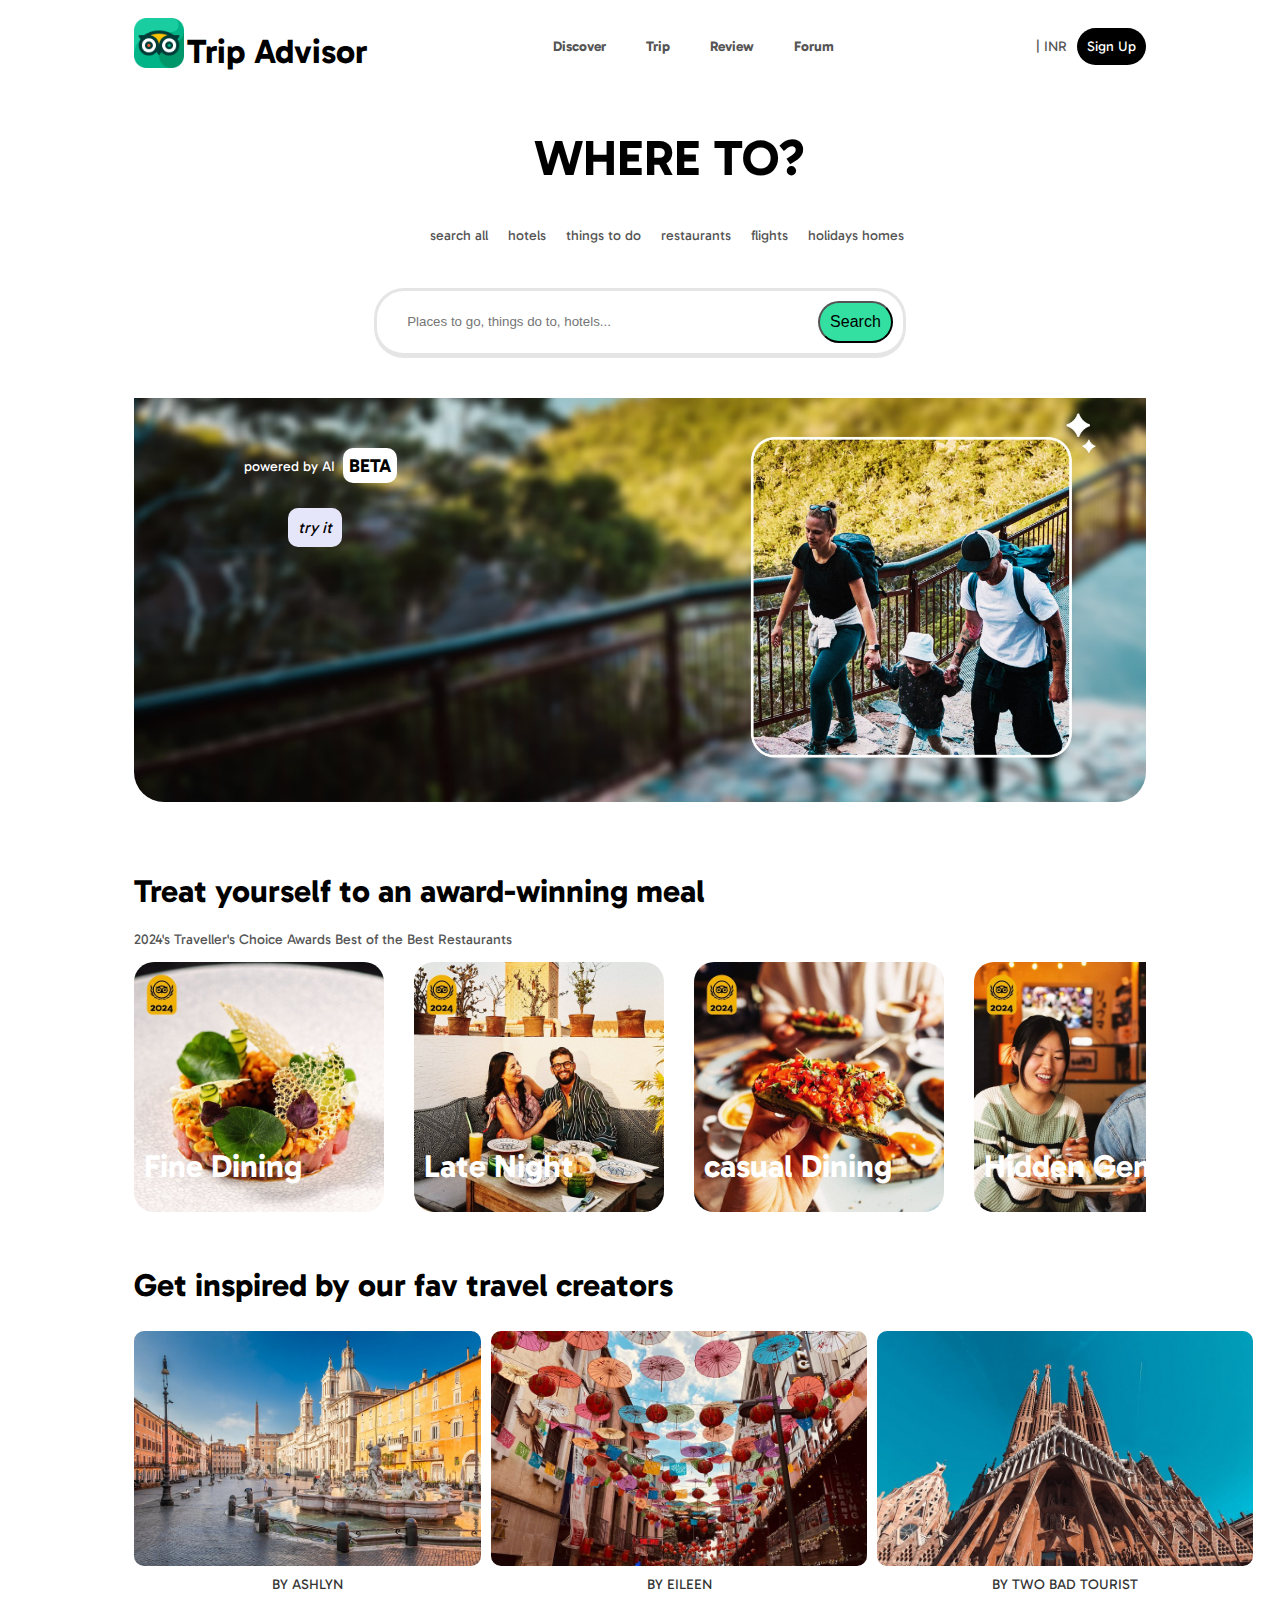
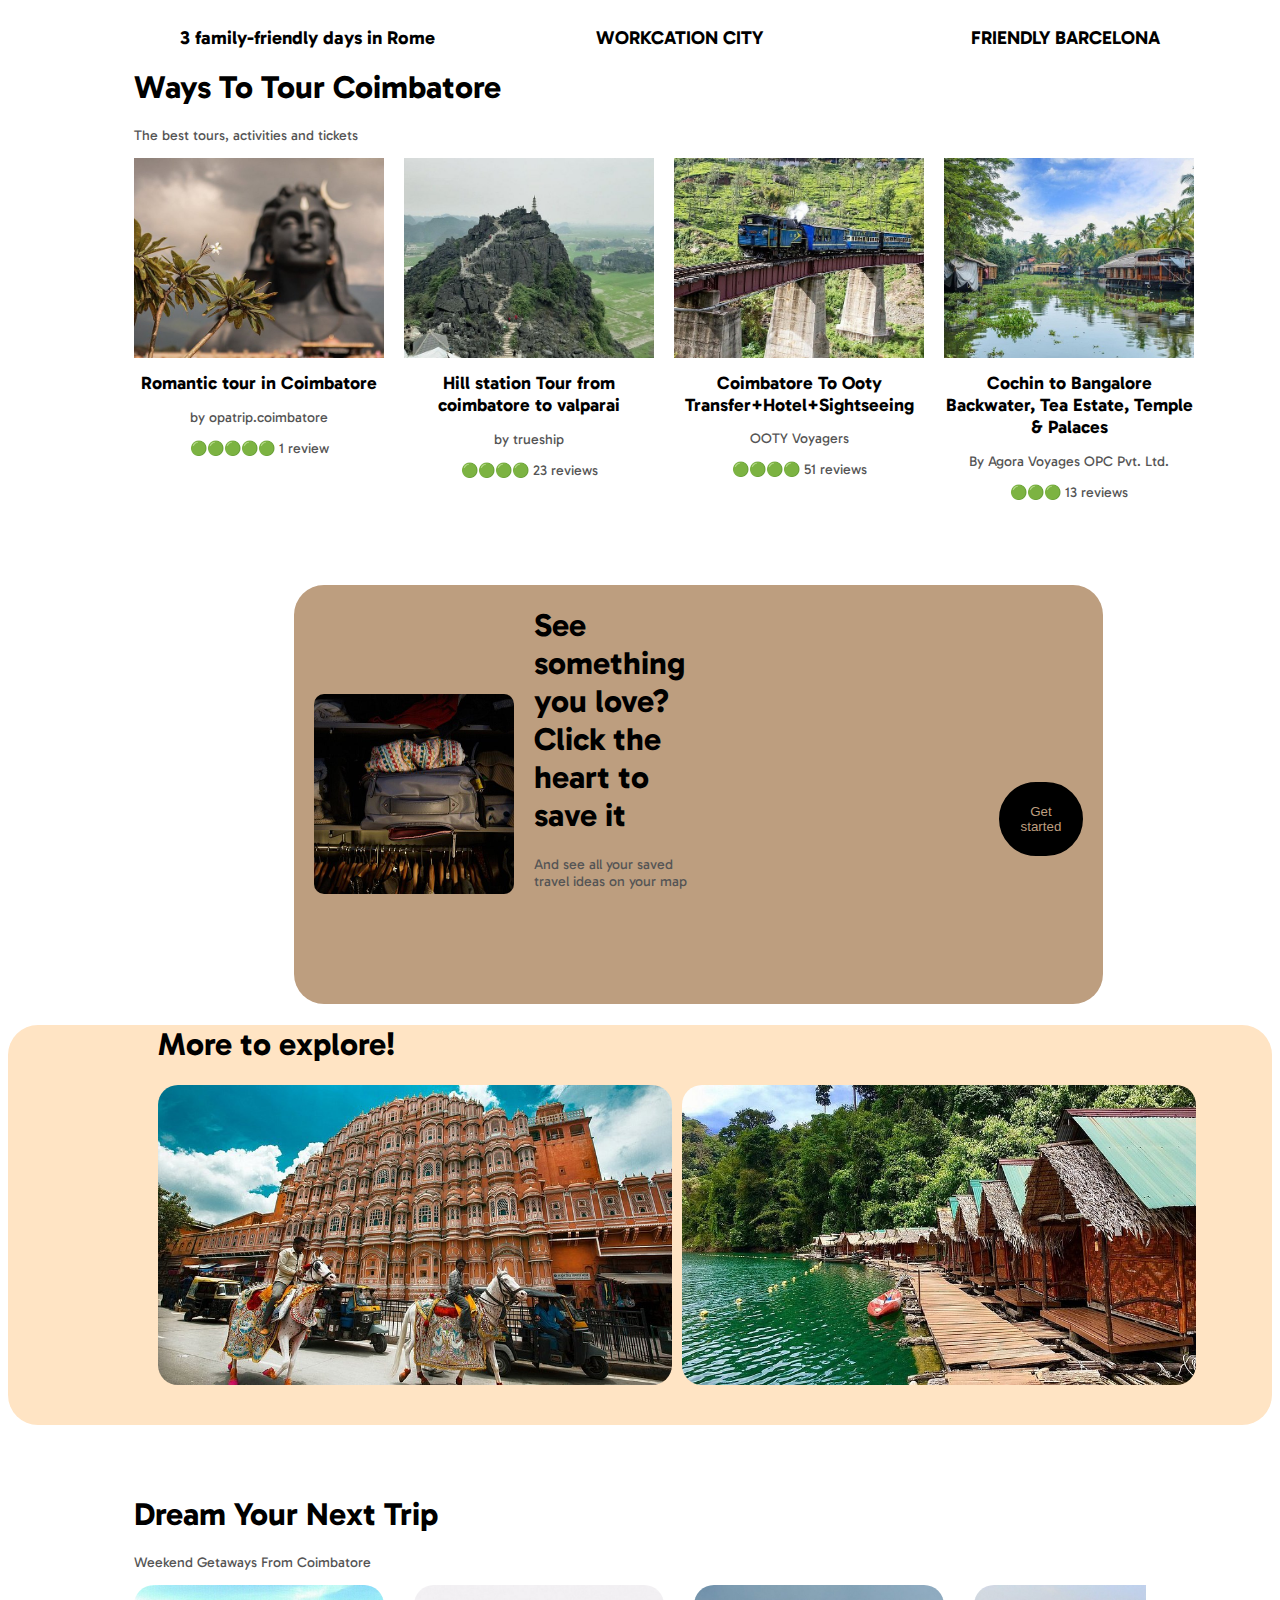
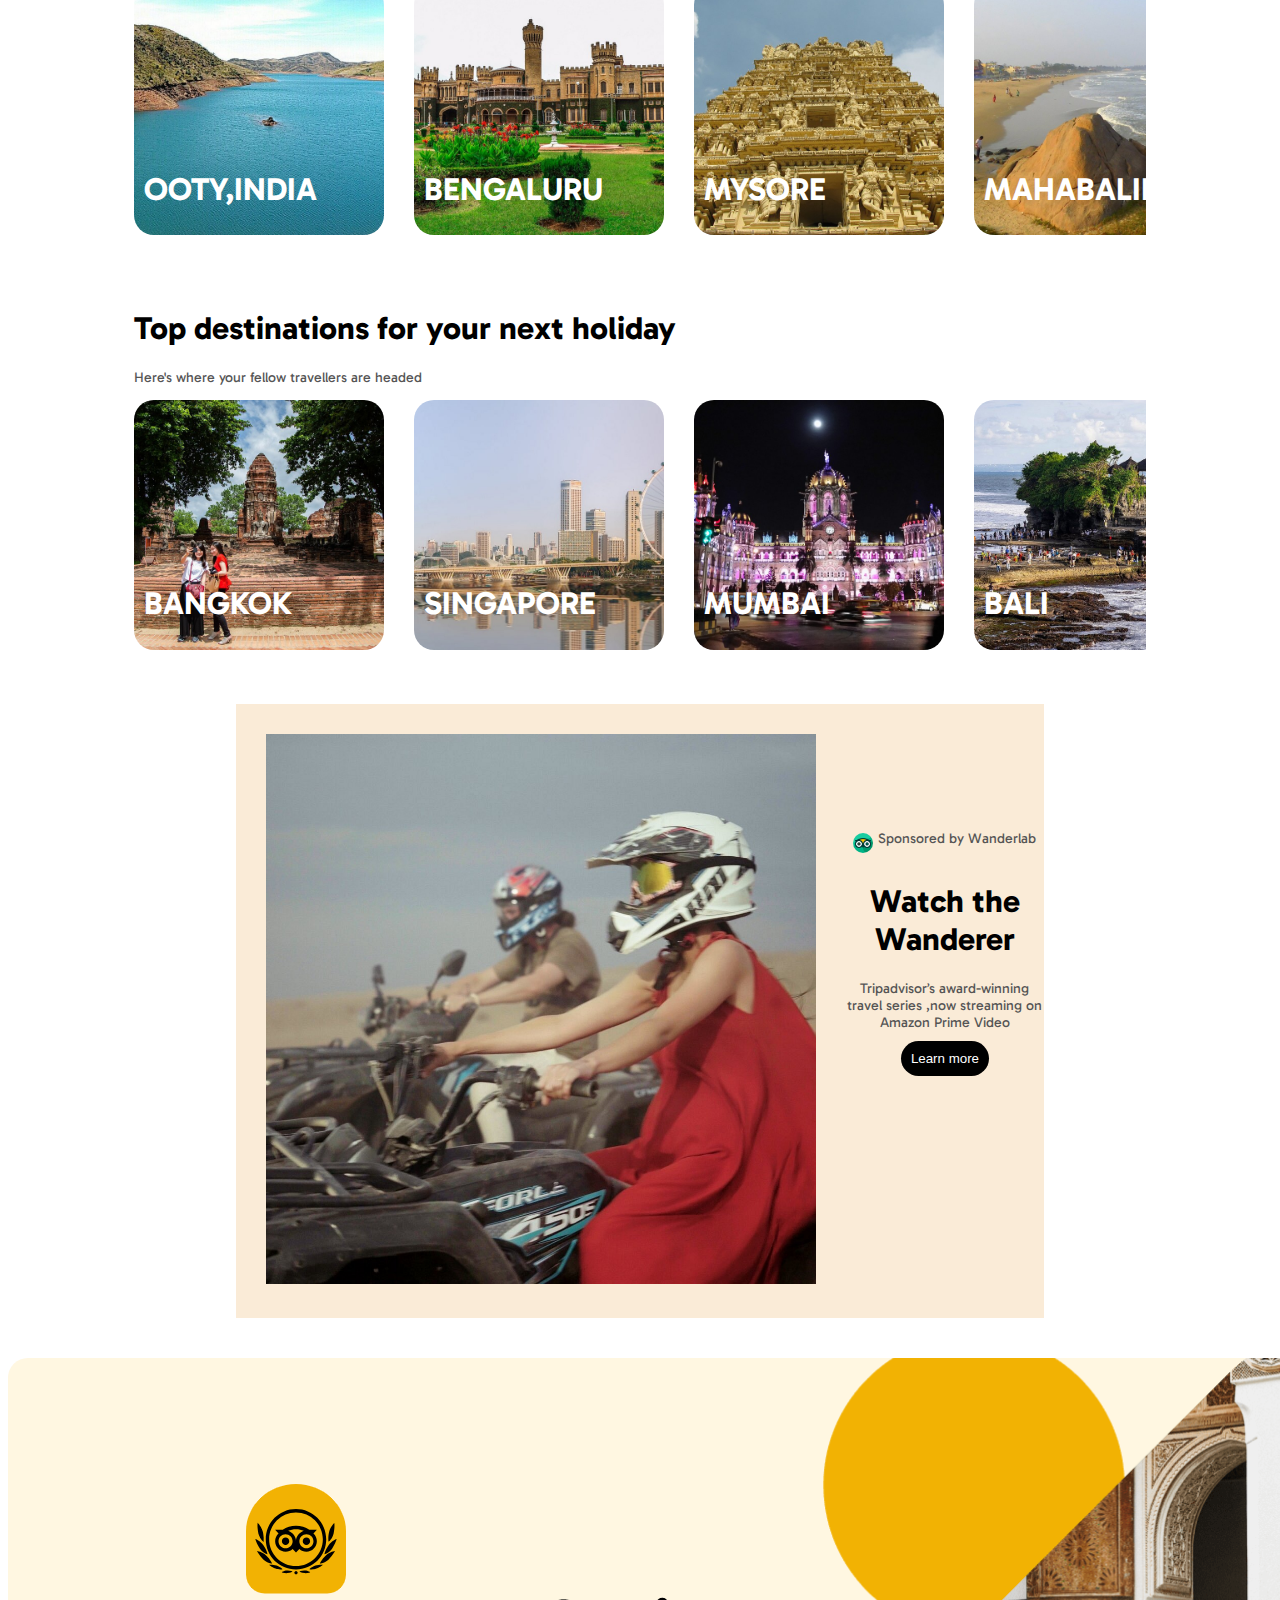
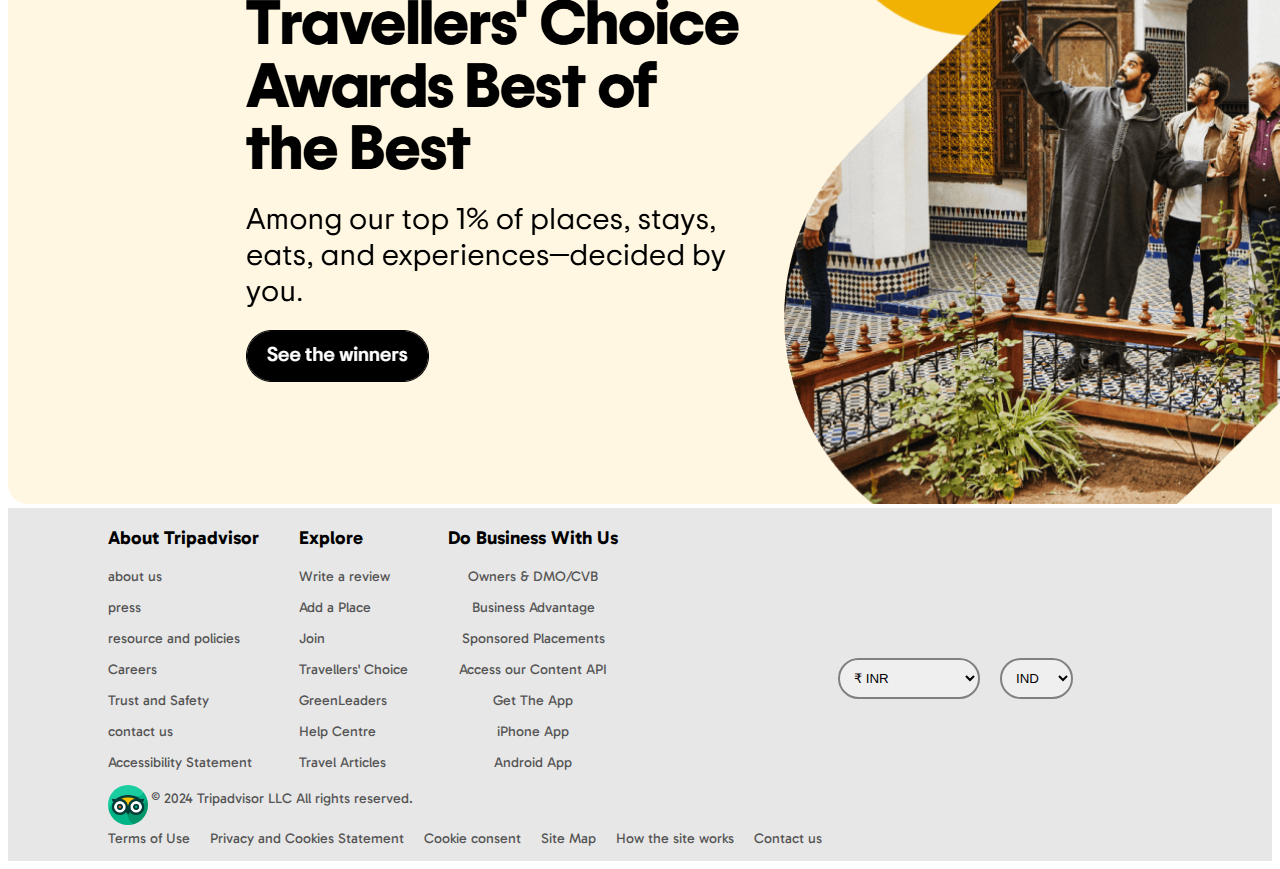
<file: index.html>
<!DOCTYPE html>
<html lang="en">

<head>
    <title> Trip Advisor clone</title>
    <meta charset="UTF-8">
    <meta http-equiv="X-UA-Compatible" content="IE=edge">
    <meta name="viewport" content="width=device-width, initial-scale=1.0">
    <title>Document</title>
    <link rel="stylesheet" href="style.css">
    <link rel="preconnect" href="https://fonts.googleapis.com">
    <link rel="preconnect" href="https://fonts.gstatic.com" crossorigin>
    <link href="https://fonts.googleapis.com/css2?family=Gabarito:wght@400..900&display=swap" rel="stylesheet">
    <link rel="stylesheet" href="https://cdnjs.cloudflare.com/ajax/libs/font-awesome/6.6.0/css/all.min.css"
        integrity="sha512-Kc323vGBEqzTmouAECnVceyQqyqdsSiqLQISBL29aUW4U/M7pSPA/gEUZQqv1cwx4OnYxTxve5UMg5GT6L4JJg=="
        crossorigin="anonymous" referrerpolicy="no-referrer">

<body>
    <div class="whole-container">
        <div class="navbar">
            <div class="navbar__title__s1">
                <img src="./TA images/tripadvisor.png">
                <h1> Trip Advisor</h1>
            </div>
            <div class="navbar__title__s2">
                <p>Discover</p>
                <p>Trip</p>
                <p>Review</p>
                <p>Forum</p>
            </div>
            <div class="navbar__title__s3">
                <i class="fa-solid fa-globe"></i>
                <p>| INR </p>
                <p class="signup">Sign Up</p>
            </div>
        </div>
        <div class="menu">
            <div class="menu__1">
                <h1> WHERE TO?</h1>
            </div>
            <div class="menu__2">
                <i class="fa-solid fa-house"></i>
                <p>search all</p>
                <i class="fa-solid fa-bed"></i>
                <p>hotels</p>
                <i class="fa-solid fa-ticket"></i>
                <p>things to do</p>
                <i class="fa-solid fa-utensils"></i>
                <p>restaurants</p>
                <i class="fa-solid fa-plane-circle-check"></i>
                <p>flights</p>
                <i class="fa-solid fa-house-chimney-window"></i>
                <p>holidays homes</p>
            </div>
            <div class="menu__3">

                <div class="menu__3_s1">

                    <i class="fa-solid fa-magnifying-glass" style="color: #00060f;"></i>
                    <input placeholder="Places to go, things do to, hotels..."></input>
                    <button>Search</button>

                </div>

            </div>
        </div>
        <div class="h__image">
            <img class="img__1" src="./TA images/home-gai-entry-gateway-dv.jpeg">
            <h3>BETA</h3>
            <p>powered by AI</p>
            <i class="fa-solid fa-computer-mouse"> try it </i>
        </div>
        <div class="container__2">
            <div class="images__2_text">
                <h1>Treat yourself to an award-winning meal</h1>
                <p class="p2">2024's Traveller's Choice Awards Best of the Best Restaurants</p>
            </div>
            <div class="container1__cards">
                <div class="place__card">
                    <img src="./TA images/i1.jpeg">
                    <h1>Fine Dining</h1>
                </div>
                <div class="place__card">
                    <img src="./TA images/i2.jpeg">
                    <h1>Late Night</h1>
                </div>
                <div class="place__card">
                    <img src="./TA images/i3.jpeg">
                    <h1>casual Dining</h1>
                </div>
                <div class="place__card">
                    <img src="./TA images/i4.jpeg">
                    <h1>Hidden Gems</h1>
                </div>
                <div class="place__card">
                    <img src="./TA images/i1(1).jpeg">
                    <h1>Vegans and non Vegans</h1>
                </div>
                <div class="place__card">
                    <img src="./TA images/i1(2).jpeg">
                    <h1>Bucket List</h1>
                </div>

            </div>
        </div>
        <div class="container__3">
            <div class="images__3__text">
                <h1>Get inspired by our fav travel creators</h1>
                <p class="p2">..</p>
            </div>
            <div class="images__3">
                <div class="i5-i8">
                    <img src="./TA images/i6.jpeg" alt="Image 6">
                    <p class="image-caption">BY ASHLYN</p>
                    <H3>3 family-friendly days in Rome</H3>
                </div>
                <div class="i5-i8">
                    <img src="./TA images/i7.jpeg" alt="Image 7">
                    <p class="image-caption">BY EILEEN</p>
                    <H3>WORKCATION CITY</H3>
                </div>
                <div class="i5-i8">
                    <img src="./TA images/i8.jpeg" alt="Image 8">
                    <p class="image-caption">BY TWO BAD TOURIST</p>
                    <H3>FRIENDLY BARCELONA </H3>
                </div>

            </div>
        </div>
        <div class="container__4">
            <div class="images__4_text">
                <h1>Ways To Tour Coimbatore</h1>
                <p class="p2">The best tours, activities and tickets</p>
            </div>
            <div class="images__4">
                <div class="image__item">
                    <img class="place__card" src="./TA images/t1.jpg" alt="Image 10">
                    <h2>Romantic tour in Coimbatore</h2>
                    <p>by opatrip.coimbatore</p>
                    <p>🟢🟢🟢🟢🟢 1 review</p>
                </div>
                <div class="image__item">
                    <img class="place__card" src="./TA images/i11.jpeg" alt="Image 11">
                    <h2>Hill station Tour from coimbatore to valparai</h2>
                    <p>by trueship</p>
                    <p> 🟢🟢🟢🟢 23 reviews</p>
                </div>
                <div class="image__item">
                    <img class="place__card" src="./TA images/t3.jpg" alt="Image 12">
                    <h2>Coimbatore To Ooty Transfer+Hotel+Sightseeing</h2>
                    <p>OOTY Voyagers</p>
                    <p>🟢🟢🟢🟢 51 reviews</p>
                </div>
                <div class="image__item">
                    <img class="place__card" src="./TA images/t2.jpg" alt="Image 13">
                    <h2>Cochin to Bangalore Backwater, Tea Estate, Temple & Palaces</h2>
                    <p>By Agora Voyages OPC Pvt. Ltd.</p>
                    <p>🟢🟢🟢 13 reviews</p>
                </div>

            </div>
        </div>
        <div class="container__5">
            <img class="bar" src="./TA images/bar image.jpeg">
            <div class="container__5_texts">
                <h1>See something you love? Click the heart to save it</h1>
                <p>And see all your saved travel ideas on your map</p>
            </div>
            <div class="container__5_button">
                <button>
                    Get started
                </button>
            </div>
        </div>

    </div>
    <div class="more">
        <h1> More to explore!</h1>
        <div class="more__images">
            <img class="m1-4" src="./TA images/more1.jpeg">
            <img class="m1-4" src="./TA images/more2.jpeg">
        </div>
    </div>
    <div class="whole-container2">
        <div class="container__2">
            <div class="images__2_text">
                <h1>Dream Your Next Trip</h1>
                <p class="p2">Weekend Getaways From Coimbatore</p>
            </div>
            <div class="container1__cards">
                <div class="place__card">
                    <img src="./TA images/c1.jpg">
                    <h1>OOTY,INDIA</h1>
                </div>
                <div class="place__card">
                    <img src="./TA images/c2.jpg">
                    <h1>BENGALURU</h1>
                </div>
                <div class="place__card">
                    <img src="./TA images/c3.jpg">
                    <h1>MYSORE</h1>
                </div>
                <div class="place__card">
                    <img src="./TA images/c4.jpg">
                    <h1>MAHABALIPURAM</h1>
                </div>
                <div class="place__card">
                    <img src="./TA images/c5.jpg">
                    <h1>TRIVANDRUM</h1>
                </div>
                <div class="place__card">
                    <img src="./TA images/c6.jpg">
                    <h1>KOVALAM</h1>
                </div>


            </div>
        </div>
        <div class="container__2">
            <div class="images__2_text">
                <h1>Top destinations for your next holiday</h1>
                <p class="p2">Here's where your fellow travellers are headed</p>
            </div>
            <div class="container1__cards">
                <div class="place__card">
                    <img src="./TA images/c7.jpg">
                    <h1>BANGKOK</h1>
                </div>
                <div class="place__card">
                    <img src="./TA images/c8.jpg">
                    <h1>SINGAPORE</h1>
                </div>
                <div class="place__card">
                    <img src="./TA images/c9.jpg">
                    <h1>MUMBAI</h1>
                </div>
                <div class="place__card">
                    <img src="./TA images/c10.jpg">
                    <h1>BALI</h1>
                </div>
                <div class="place__card">
                    <img src="./TA images/c11.jpg">
                    <h1>NEW DELHI</h1>
                </div>
                <div class="place__card">
                    <img src="./TA images/c12.jpg">
                    <h1>HANOI</h1>
                </div>


            </div>
        </div>

        <div class="sponsored">

            <div class="sponsored__img">
                <img class="box-1" src="./TA images/box1.jpeg">
            </div>

            <div class="sponsored__texts">

                <div class="sponsored-icon">
                    <img class="trip-icon" src="./TA images/tripadvisor.png">
                    <p>Sponsored by Wanderlab</p>
                </div>

                <h1>Watch the Wanderer</h1>
                <p>Tripadvisor’s award-winning travel series ,now streaming on Amazon Prime Video
                    <button>Learn more</button>

            </div>
        </div>

    </div>
    <div class="box2">
        <img src="./TA images/box2.png">
    </div>
    <div class="last-box">
        <div class="rows">
            <div class="row-1">
                <h3>About Tripadvisor</h3>
                <p>about us</p>
                <p>press</p>
                <p>resource and policies</p>
                <p>Careers</p>
                <p>Trust and Safety</p>
                <p>contact us</p>
                <p>Accessibility Statement</p>
            </div>
            <div class="row-2">
                <h3>Explore</h3>
                <p>Write a review</p>
                <p>Add a Place</p>
                <p>Join </p>
                <p>Travellers' Choice</p>
                <p>GreenLeaders</p>
                <p>Help Centre</p>
                <p>Travel Articles</p>
            </div>
            <div class="row-3">
                <h3>Do Business With Us</h3>
                <p>Owners & DMO/CVB</p>
                <p>Business Advantage</p>
                <p>Sponsored Placements</p>
                <p>Access our Content API</p>
                <p>Get The App</p>
                <p>iPhone App</p>
                <p>Android App</p>

            </div>
            <div class="footer-form">
                <form class="form-1">

                    <select id="rupees" name="rupees">
                        <option value="INR">₹ INR</option>
                        <option value="UR">$ USD</option>
                        <option value="JK">£ British Pounds</option>
                        <option value="PER">€ Euros</option>
                        <option value="PER">¥ Yen</option>
                    </select>

                </form>

                <form class="form-1">

                    <select id="country" name="country">
                        <option value="India">IND</option>
                        <option value="Russia">US</option>
                        <option value="Mexico">GBR</option>
                        <option value="Mexico">ESP</option>
                        <option value="Mexico">JPY</option>
                    </select>
                </form>
                <div class="social">
                    <a href="https://www.instagram.com/tripadvisor?igsh=czJmdnZ2eXhscmw4"
                        class="fa-brands fa-instagram"></i></a>
                    <a href="https://x.com/Tripadvisor?t=dQQtFq9a5jk6Zd1AEDxZyQ&s=09"
                        class="fa-brands fa-x-twitter"></i></a>
                </div>
            </div>
        </div>
        <div class="last-box2">
            <div class="last-box2__1">
                <img class="last-box2_tripicon" src="./TA images/tripadvisor.png">
                <p>© 2024 Tripadvisor LLC All rights reserved.</p>
            </div>
            <div class="last-box2__2">
                <p>Terms of Use</p>
                <p>Privacy and Cookies Statement</p>
                <p>Cookie consent</p>
                <p>Site Map</p>
                <p>How the site works</p>
                <p>Contact us</p>
            </div>

        </div>


    </div>



</body>

</html>
</file>
<file: style.css>
* {
    padding-right: 0px;
    padding-left: 0px;
}

body {
    font-family: "Gabarito", serif;
}

.whole-container {
    width: 80%;
    margin-left: 10%;
}

.navbar {
    display: flex;
    justify-content: space-between;
    align-items: center;
}

.navbar__title__s1 img {
    display: flex;
    padding-top: 10px;
    width: 50px;
    height: 50px;
    margin-right: 3px;
}

.navbar__title__s1 {
    display: flex;
}

.navbar__title__s1 h1 {
    font-size: 34px;
}

.navbar__title__s2 {
    display: flex;
    gap: 40px;
    font-weight: 700;
    font-size: 20px;
}
.navbar__title__s2 p:hover{
    cursor: pointer;
    border-bottom: black solid 2px;
}

.navbar__title__s3 {
    display: flex;
    gap: 10px;
    align-items: center;
}
.navbar__title__s3 i{
    margin-bottom: 6px;
    margin-left: 5px;
}
.navbar__title__s3 i:hover{
    cursor: pointer;
    border-bottom: black solid 2px;
}
.navbar__title__s3 p:hover{
    cursor: pointer;
    border-bottom: black solid 2px;
}

.signup {
    background-color: black;
    color: white;
    padding: 10px;
    border-radius: 30px;
}

.menu__1 {
    font-size: 25px;
    display: flex;
    justify-content: center;
    align-items: center;
    padding-left: 60px;
}

.menu__2 {
    display: flex;
    justify-content: center;
    align-items: center;
    gap: 20px;
    padding-left: 60px;
    gap: 5px;
    font-size: 19px;
}

.menu__2 p {
    padding-right: 10px;
}
.menu__2 p:hover{
    cursor: pointer;
    border-bottom: black solid 2px;
}

.menu__3 {
    display: flex;
    justify-content: center;
    margin-top: 10px;

}

.menu__3:hover {
    cursor: pointer;
}

.menu__3 {
    display: flex;
    justify-content: center;
    margin-top: 10px;

}

.menu__3:hover {
    cursor: pointer;
}

.menu__3_s1 {
    width: 50%;
    margin-top: 20px;
    display: flex;
    align-items: center;
    justify-content: space-between;
    border: solid rgb(230, 229, 229) 3px;
    border-bottom: solid rgb(230, 229, 229) 5px;
    padding: 10px;
    border-radius: 30px;
    gap: 20px;
}

.menu__3_s1 input {
    display: flex;
    border: none;
    flex-grow: 1;
    margin-right: 10px;
}

.menu__3_s1 input:focus {
    outline: none;
}

.menu__3_s1 button {
    font-size: 16px;
    background-color: #34e0a1;
    color: black;
    border-radius: 30px;
    padding: 10px;

}
.menu__3_s1 button:hover{
        background-color: black;
        color: #34e0a1 ;
        transition:0.2s ;
}

.h__image {
    display: flex;
    justify-content: center;
}

.img__1 {
    width: 100%;
    padding-top: 40px;
    border-radius: 30px;
    position: relative;
    overflow-x: auto;
}

.images__2_text {
    margin-top: 50px;
}

.container1__cards {
    display: flex;
    margin-top: 10px;
    justify-content: space-between;
    position: relative;
    overflow-x: auto;
    gap: 30px;
}

.container1__cards:focus {
    outline: none;
}

.container1__cards::-webkit-scrollbar {
    width: 0px;
}

.place__card img {
    width: 250px;
    border-radius: 20px;
}

.place__card img:hover {
    transform: scale(1.03);
    transition: 1s;
    opacity: 0.8;
    cursor: pointer;
}
.h__image h3{
    position: absolute;
    background-color:white;
    color: black;
    margin-top: 90px;
    padding: 6px;
    border-radius: 10px;
    margin-right: 540px;
}
.h__image p{
    position: absolute;
    color: white;
    margin-top: 100px;
    margin-right: 700px;
}
.h__image i{
    position: absolute;
    background-color: lavender;
    padding: 10px;
    border-radius: 10px;
    margin-top: 150px;
    margin-right: 650px;
}
.h__image i:hover{
    cursor: pointer;
}
.place__card {
    width: 250px;
    position: relative;
}

.place__card h1 {
    color: white;
    font-weight: bold;
    position: absolute;
    bottom: 10px;
    left: 10px;
}

.container__3 {
    margin-top: 70px;
}

.images__3__text {
    margin-bottom: 20px; /* Optional: Add space below the text */
    margin-top: -20px; /* This moves the text 20px upwards */
}

.images__3 {
    display: flex;
    justify-content: space-between;
    position: relative;
    gap: 10px;
}

.i5-i8 {
    display: flex;
    flex-direction: column; /* This stacks the image and text vertically */
    justify-content: center;
    align-items: center; /* Centers the image and text horizontally */
    position: relative;
    border-radius: 10px;
    height: 235px;
}

.i5-i8 img {
    max-height: 100%;
    width: auto; /* Ensures images are responsive */
    border-radius: 10px; /* Optional: Apply the same border radius to the image */
    margin-top: 40px; /* Optional: Controls the image position */
}

.image-caption {
    margin-top: 10px; /* Space between image and text */
    text-align: center; /* Center the text */
    font-size: 14px; /* Adjust font size as needed */
    color: #333; /* Change text color */
}

.i5-i8 h3 {
    margin-bottom: 20px; /* Space below the <h3> */
}
.container__2 {
    margin-top: 70px;
}

.images__4 {
    display: flex;
    justify-content: space-between;
    gap: 20px;
    position: relative;
}

.image__item {
    text-align: center;
    width: 275px;
}
.image__item:focus {
    outline: none;
}

.image__item::-webkit-scrollbar {
    width: 0px;
}

.i9-i12 {
    width: 100%;
    height: 275px;
    border-radius: 10px;
    object-fit: cover;
}

.container__4 {
    margin-top: 70px;
}

h2 {
    font-size: 18px;
    margin-top: 10px;
}

p {
    font-size: 14px;
    color: #555;
    margin-top: 5px;
}
.container__5 {
    width: 80%;
    margin-left: 160px;
    display: flex;
    justify-content: space-between;
    align-items: center;
    margin-top: 70px;
    background-color: #bd9e7f;
    border-radius: 30px;
}

.bar {
    padding: 20px;
    height: 200px;
    width: 200px;
    border-radius: 30px;
    position: relative;
}

.container__5_texts {
    margin-right: 300px;
    margin-bottom: 100px;

}

.container__5_button {
    width: fit-content;
}

.container__5_button button {
    background-color: black;
    border: solid black 2px;
    color: #bd9e7f;
    border-radius: 50px;
    padding: 20px;
    margin-right: 20px;
    margin-top: 50px;
   
}
.container__5_button button:hover{
    cursor: pointer;
    background-color: black;
    color: #34e0a1;
}

.more {
    background-color: bisque;
    max-width: 100%;
    border-radius: 30px;
    padding-left: 50px;
}

.more__images {
    display: flex;
    justify-content: space-between;
    height: 300px;
    width: 100px;
    gap: 10px;
    margin-left: 100px;
    border-radius: 30px;
    padding-bottom: 40px;
}

.m1-4 {
    border-radius: 20px;
}

.more h1 {
    margin-left: 100px;
}

.whole-container2 {
    width: 80%;
    margin-left: 10%
}

.container__6 {
    margin-top: 70px;
}

.i13-i17 {
    display: flex;
    justify-content: space-between;
    border-radius: 10px;
    width: 400px;
    height: 220px;

}

.images__6 {
    display: flex;
    gap: 10px;

}

.images__7 {
    display: flex;
    gap: 10px;

}

.i18-i21 {
    display: flex;
    justify-content: space-between;
    border-radius: 10px;
    width: 400px;
    height: 220px;
}

.container__7 {
    margin-top: 70px;
}

.sponsored {
    width: 80%;
    margin-left: 10%;
    margin-top: 50px;
    background-color: antiquewhite;
    display: flex;
}

.box-1 {
    padding: 30px;
    width: 550px;
    height: 550px;
}

.sponsored__texts {
    text-align: center;
    margin-top: 15%;
}

.sponsored__texts button {
    margin-top: 10px;
    border: none;
    border-radius: 20px;
    background-color: black;
    color: white;
    padding: 10px;
}

.sponsored__texts button:hover {
    cursor: pointer;
    background-color: whitesmoke;
    color: black;
    border: solid black 1px;
}

.trip-icon {
    width: 20px;
    height: 20px;
    border-radius: 30px;
}

.sponsored-icon {
    display: flex;
    gap: 5px;
    justify-content: center;
    align-items: center;
}

.box2 img {
    margin-top: 40px;
    border-radius: 20px;
}

.last-box {
    background-color: rgba(128, 128, 128, 0.191);
}

.rows {
    display: flex;
    padding-left: 100px;
}

.row-2 {
    margin-left: 40px;
}

.row-3 {
    margin-left: 40px;
    text-align: center;
}
.last-box2_tripicon{
    width:40px;
    height: 40px;
    border-radius: 30px;
    margin-left: 100px;
    margin-right: 3px;
}
.last-box2__1{
    display: flex;
}
.last-box2__2{
    display: flex;
    margin-left: 100px;
    gap: 20px;
}
.footer-form {
    display: flex;
    margin-top: 150px;
    margin-left: 200px;
}

.form-1 {
    padding-left: 10px;
    margin-left: 10px;
}
.form-1 select{
    padding: 10px;
    border: solid grey 2px;
    border-radius: 30px;
}
.social{
    margin-left: 20px;
    margin-top: 10px;
}
.social i{
  padding: 2px;
}
.social a{
    color: black;
    text-decoration: none;
}
</file>
